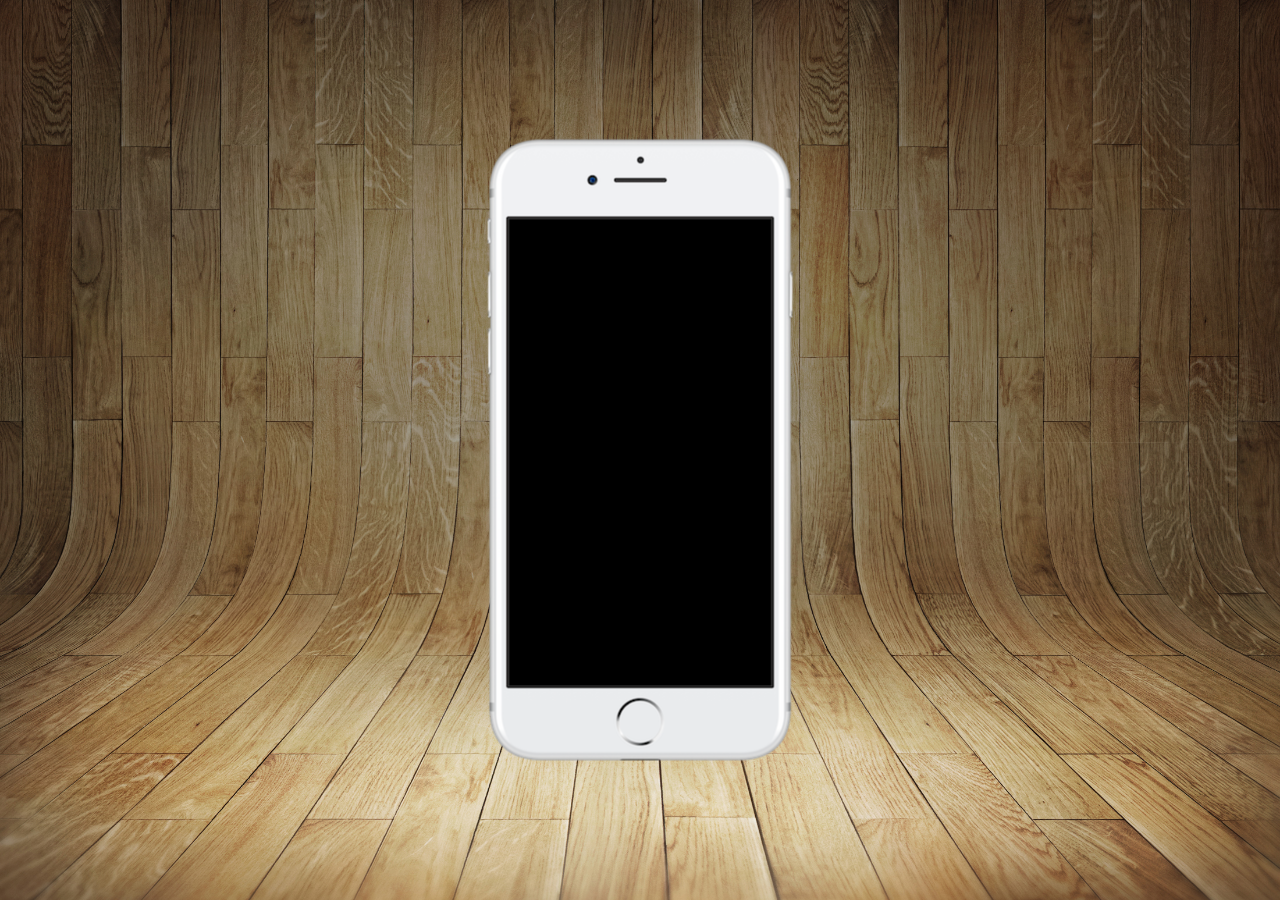
<file: index/index.html>
<!DOCTYPE html>
<html lang="pt-br">
<head>
    <meta charset="UTF-8">
    <meta http-equiv="X-UA-Compatible" content="IE=edge">
    <meta name="viewport" content="width=device-width, initial-scale=1.0">
    <link rel="shortcut icon" href="../imagens/favicon.ico" type="image/x-icon">
    <link rel="stylesheet" href="../style/style.css">
    <title>Redes Sociais</title>
</head>
<body>
    <main>
        <section id="telefone">

        </section>
        
        <section id="redes-sociais">

        </section>
    </main>
</body>
</html>
</file>
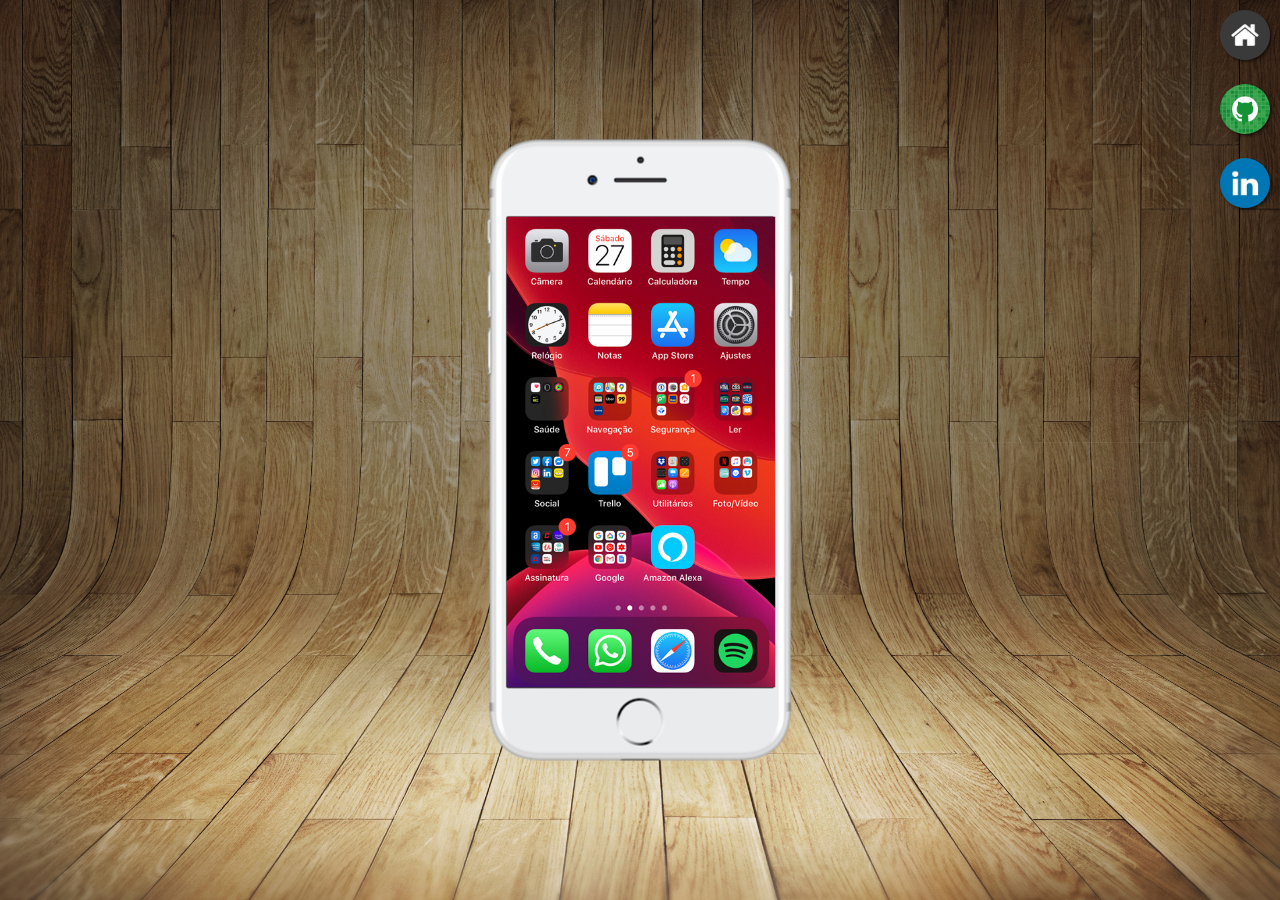
<file: paginas/index.html>
<!DOCTYPE html>
<html lang="pt-br">
<head>
    <meta charset="UTF-8">
    <meta http-equiv="X-UA-Compatible" content="IE=edge">
    <meta name="viewport" content="width=device-width, initial-scale=1.0">
    <link rel="shortcut icon" href="../imagens/favicon.ico" type="image/x-icon">
    <link rel="stylesheet" href="../style/style.css">
    <title>Redes Sociais</title>
</head>
<body>
    <main>
        <section id="telefone">
            <iframe src="home.html" frameborder="0" name="principal" id="principal"></iframe>
        </section>
        
        <section id="redes-sociais">
            <a href="home.html" target="principal"><img src="../imagens/logo-home.jpg" alt="home"></a><br>
            <a href="github.html" target="principal"><img src="../imagens/logo-github.jpg" alt="GitHub"></a><br>
            <a href="linkedin.html" target="principal"><img src="../imagens/logo-linkedin.jpg" alt="Linkedin"></a>
        </section>
    </main>
</body>
</html>
</file>
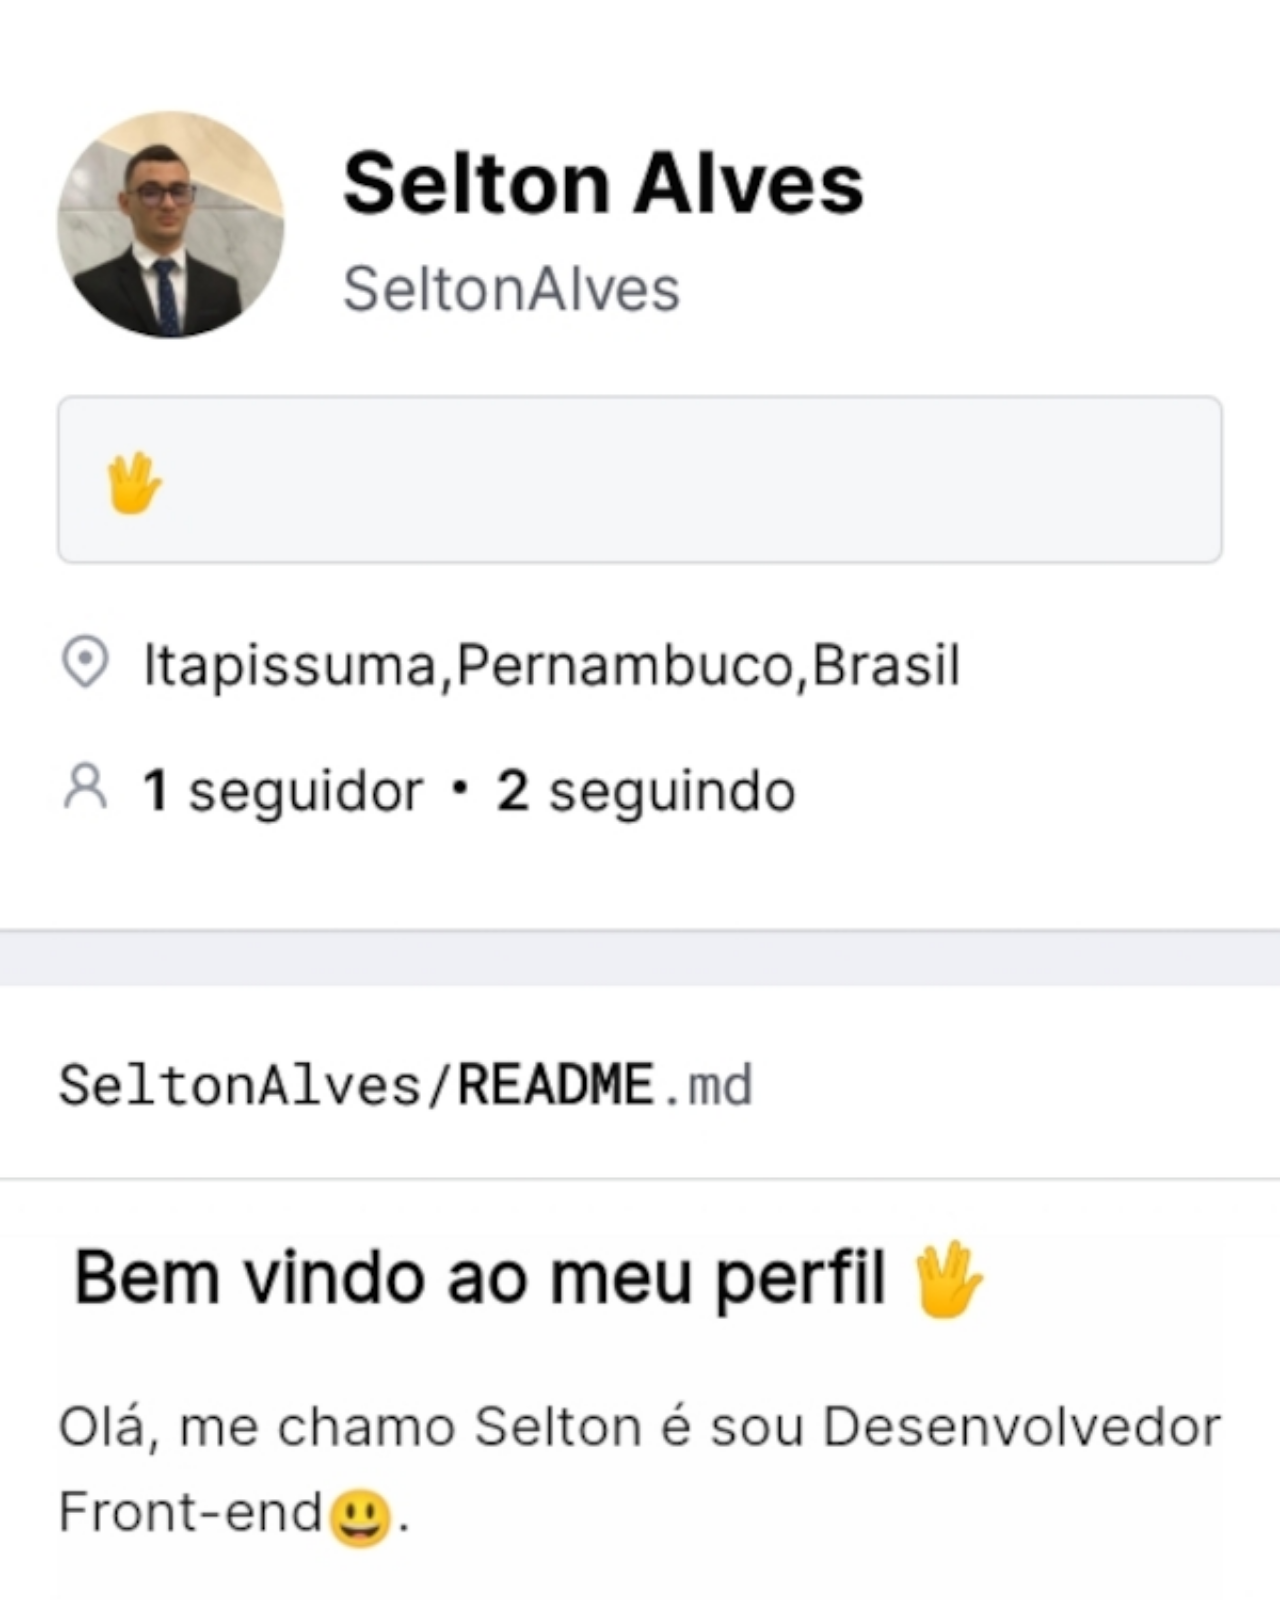
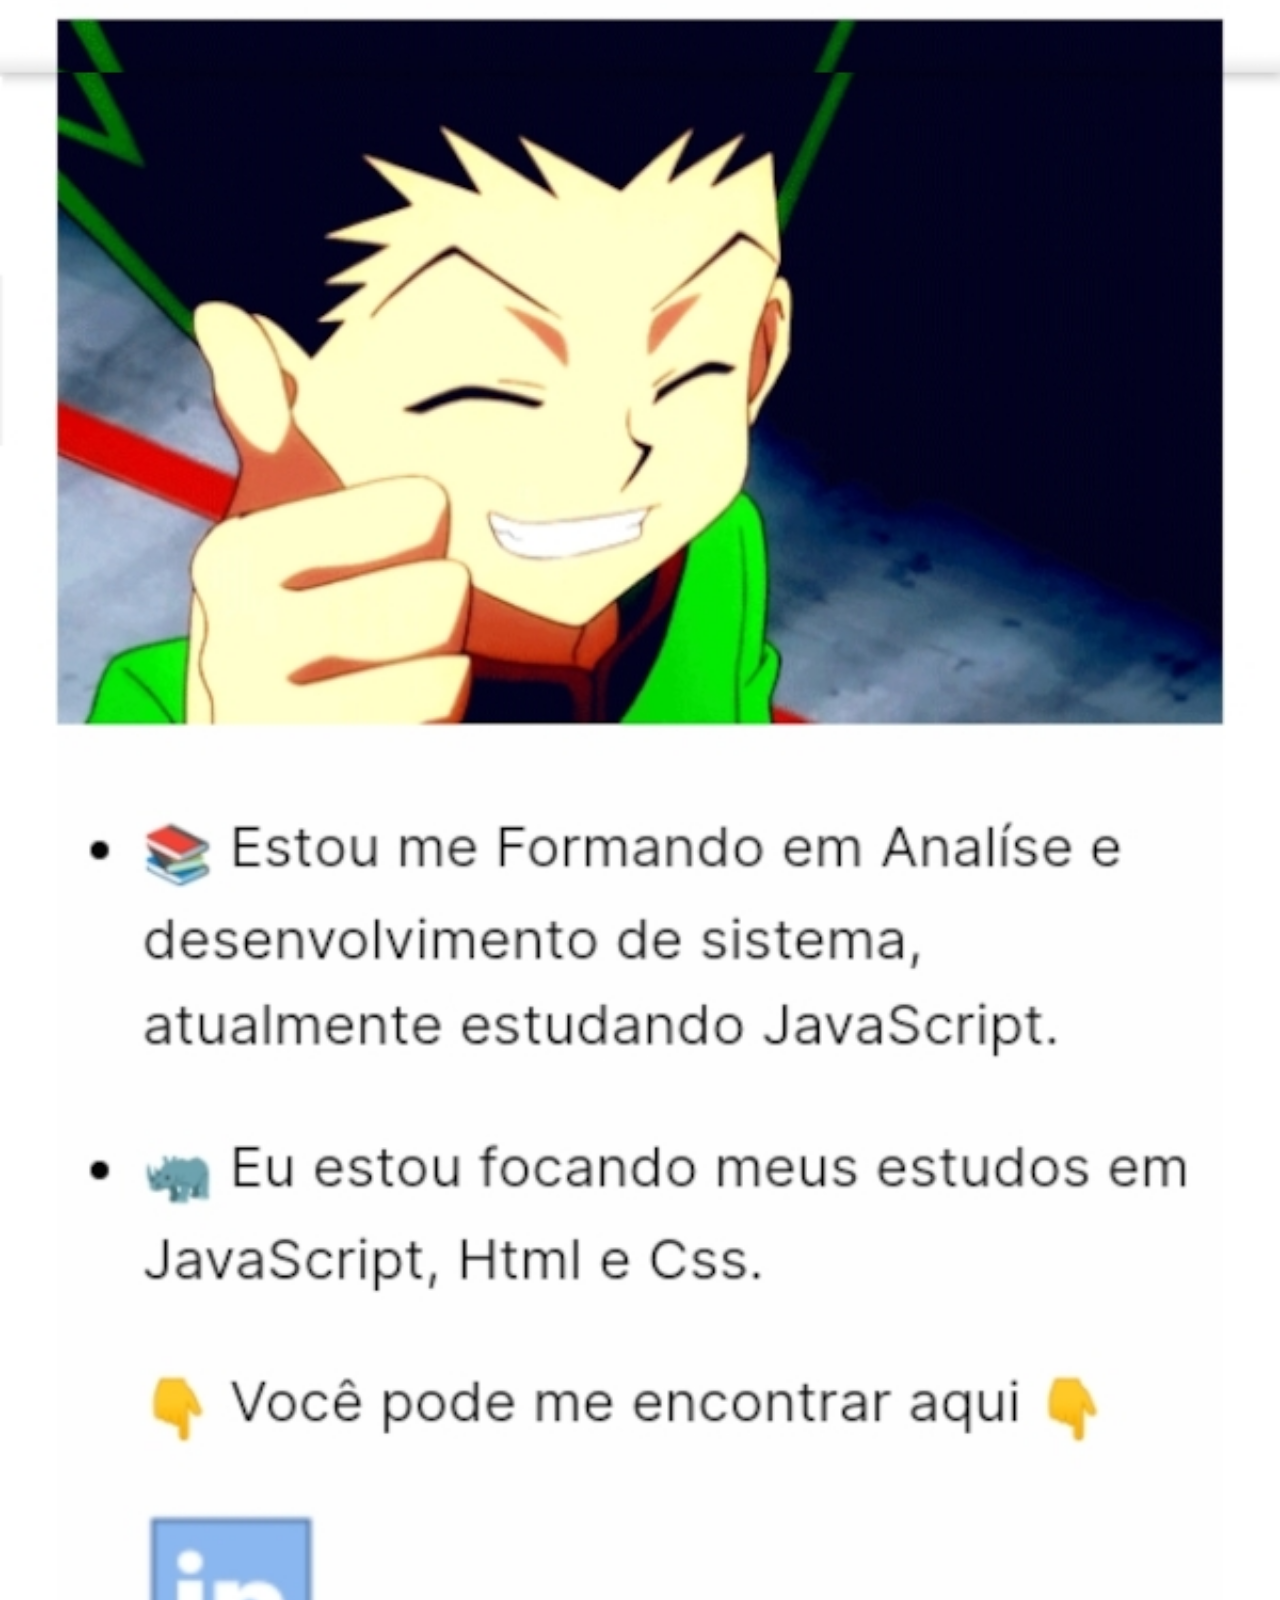
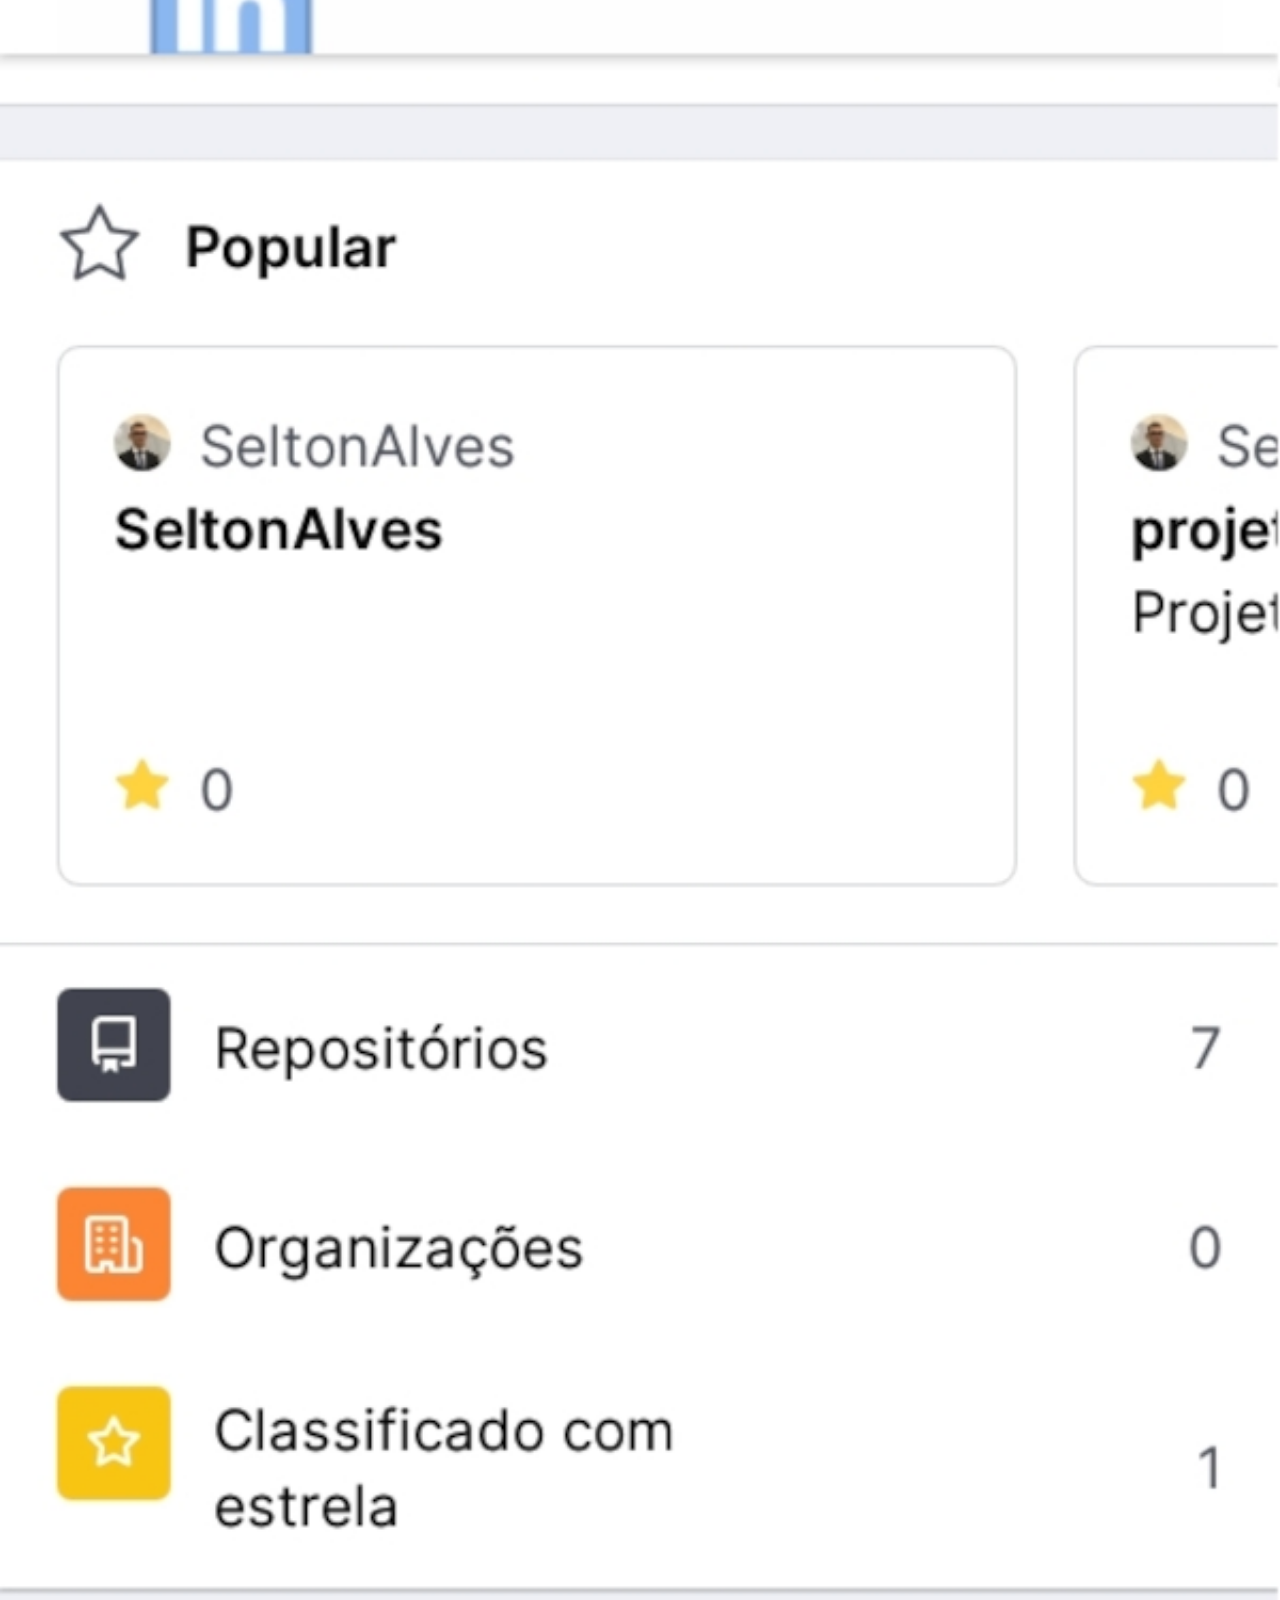
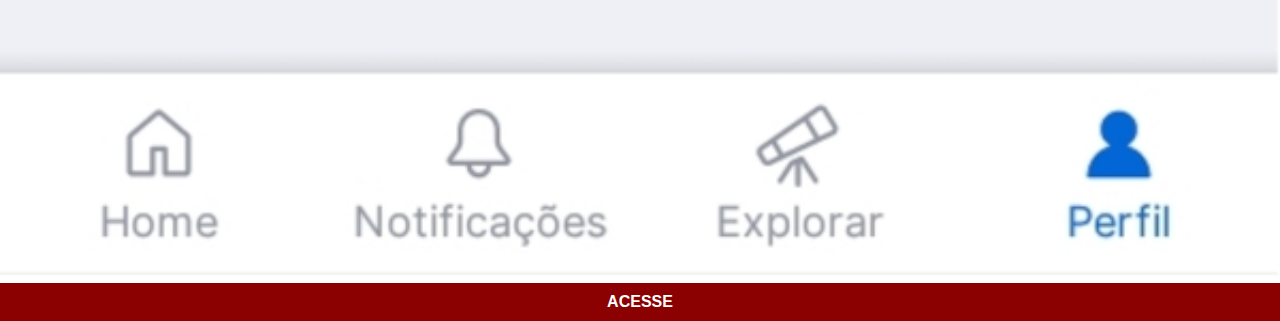
<file: paginas/github.html>
<!DOCTYPE html>
<html lang="pt-br">
<head>
    <meta charset="UTF-8">
    <meta http-equiv="X-UA-Compatible" content="IE=edge">
    <meta name="viewport" content="width=device-width, initial-scale=1.0">
    <link rel="stylesheet" href="/style/social.css">
    <title>GitHub</title>
</head>
<body>
    <img src="../imagens/github.jpg" alt="GitHub">
    <a href="https://github.com/SeltonAlves" target="_blank">ACESSE</a>
</body>
</html>
</file>
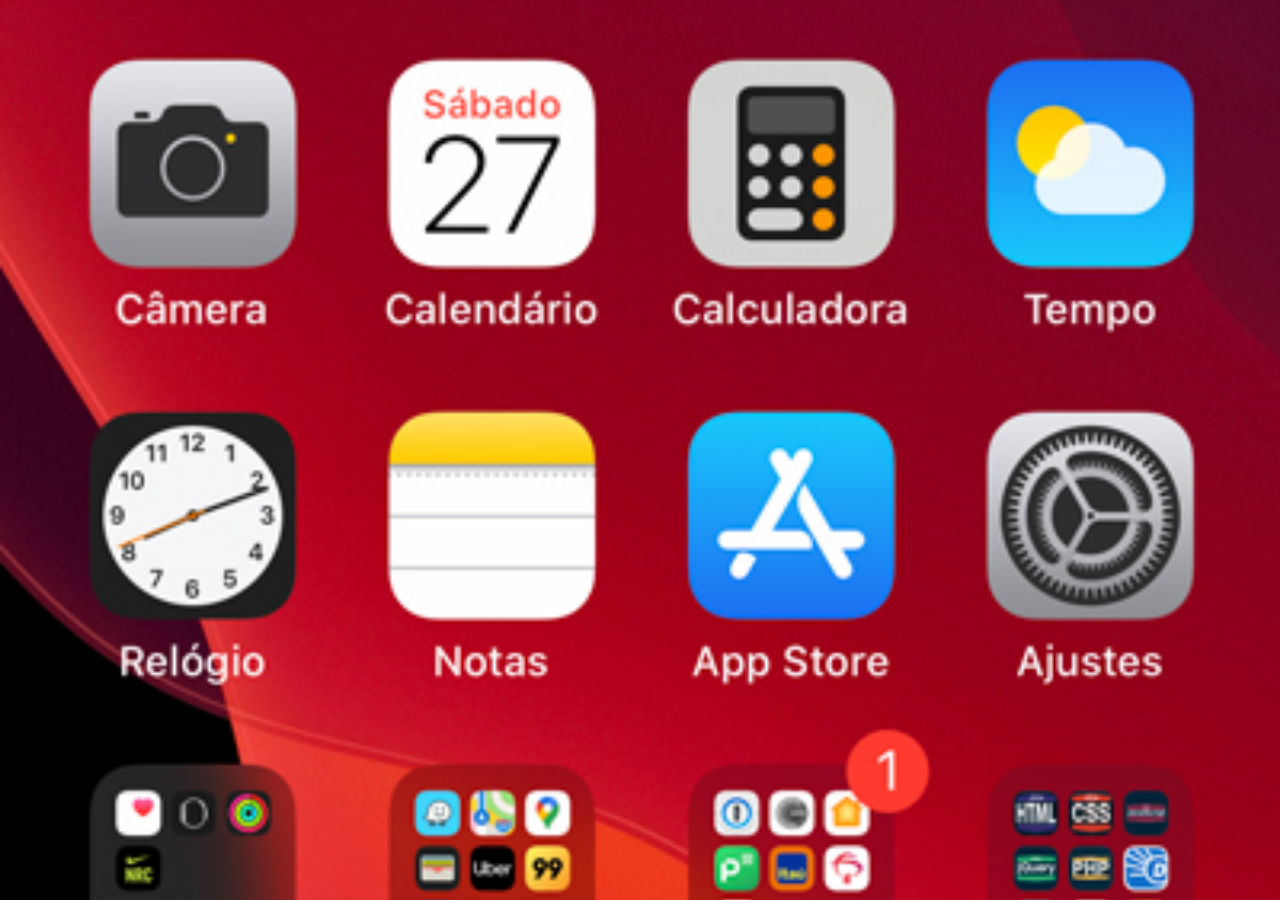
<file: paginas/home.html>
<!DOCTYPE html>
<html lang="pt">
<head>
    <meta charset="UTF-8">
    <meta http-equiv="X-UA-Compatible" content="IE=edge">
    <meta name="viewport" content="width=device-width, initial-scale=1.0">
    <title>Home</title>
    <style>
        *{
            margin: 0px;
            padding: 0px;
        }
        body{
            height: 100vh;
            width: 100vw;
            background: url("../imagens/tela-home.jpg") no-repeat top center ;
            background-size: cover;
            
        }
    </style>
</head>
<body>
    
</body>
</html>
</file>
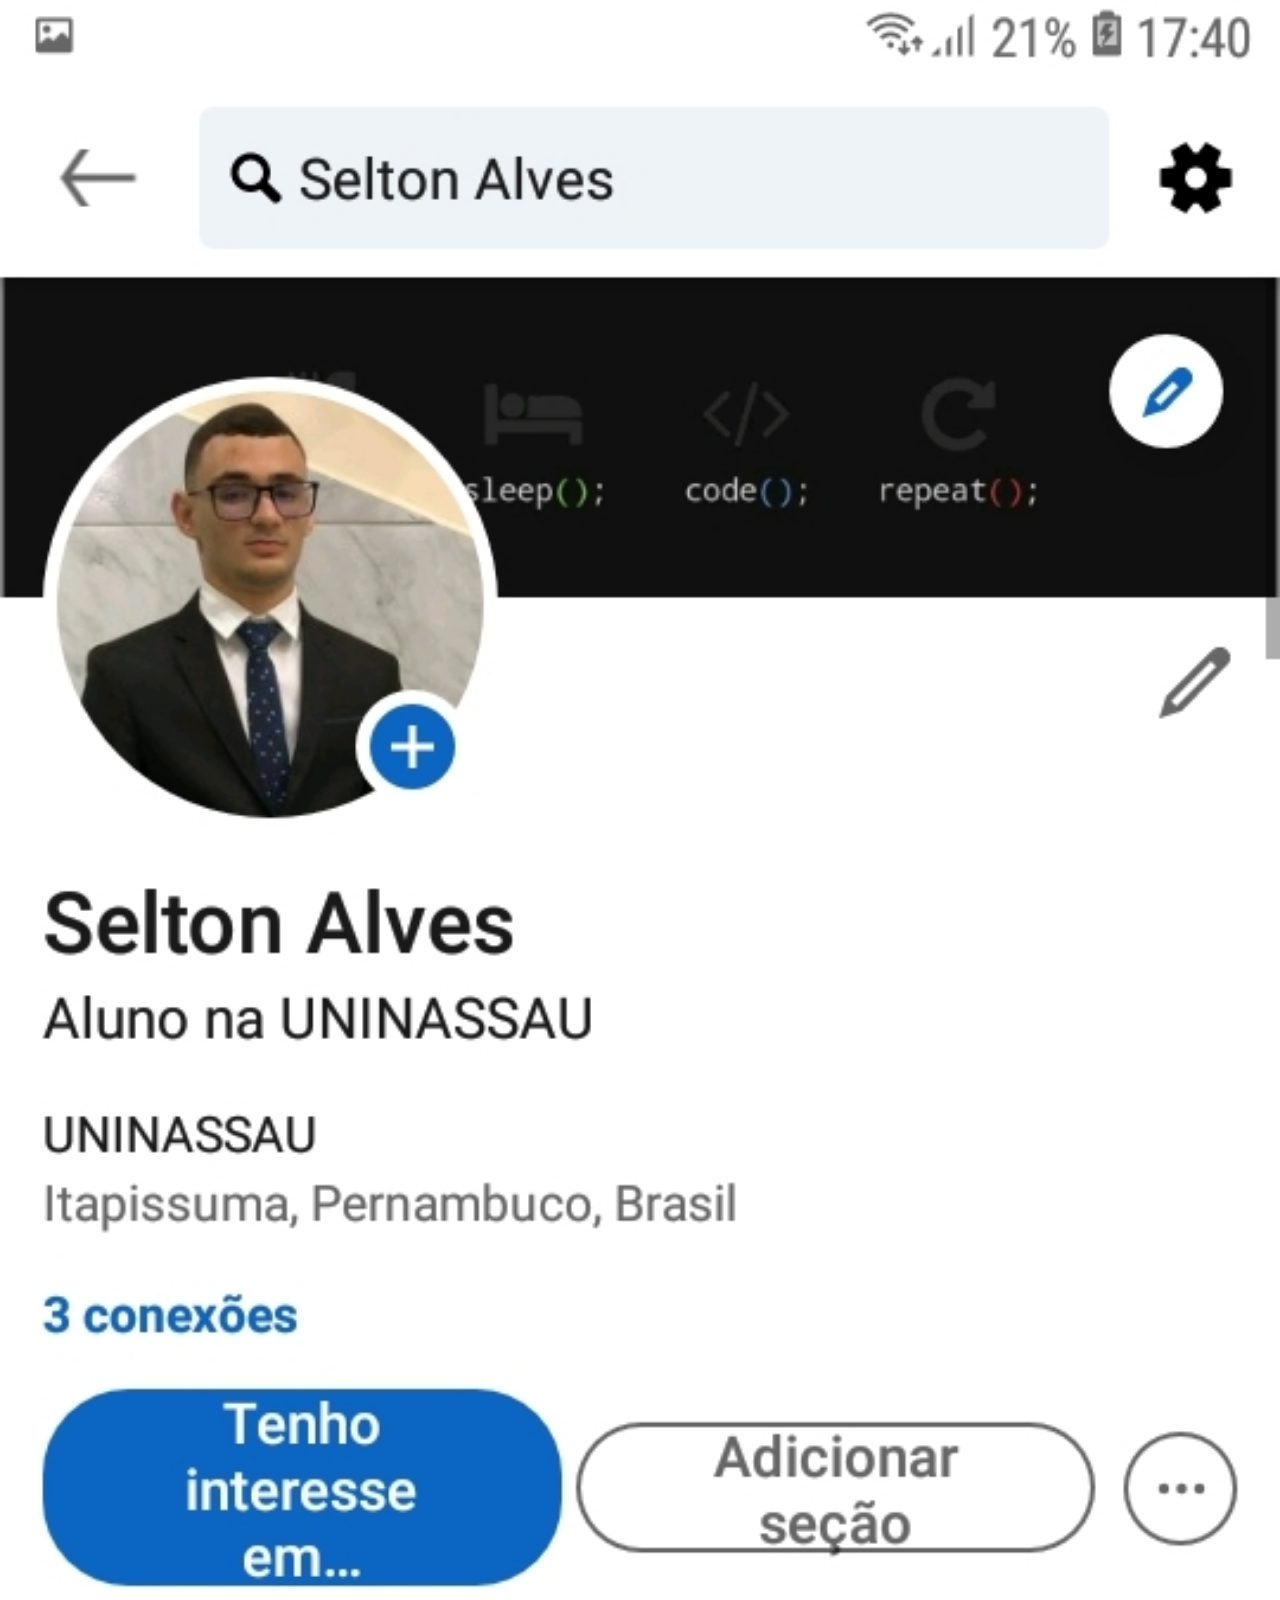
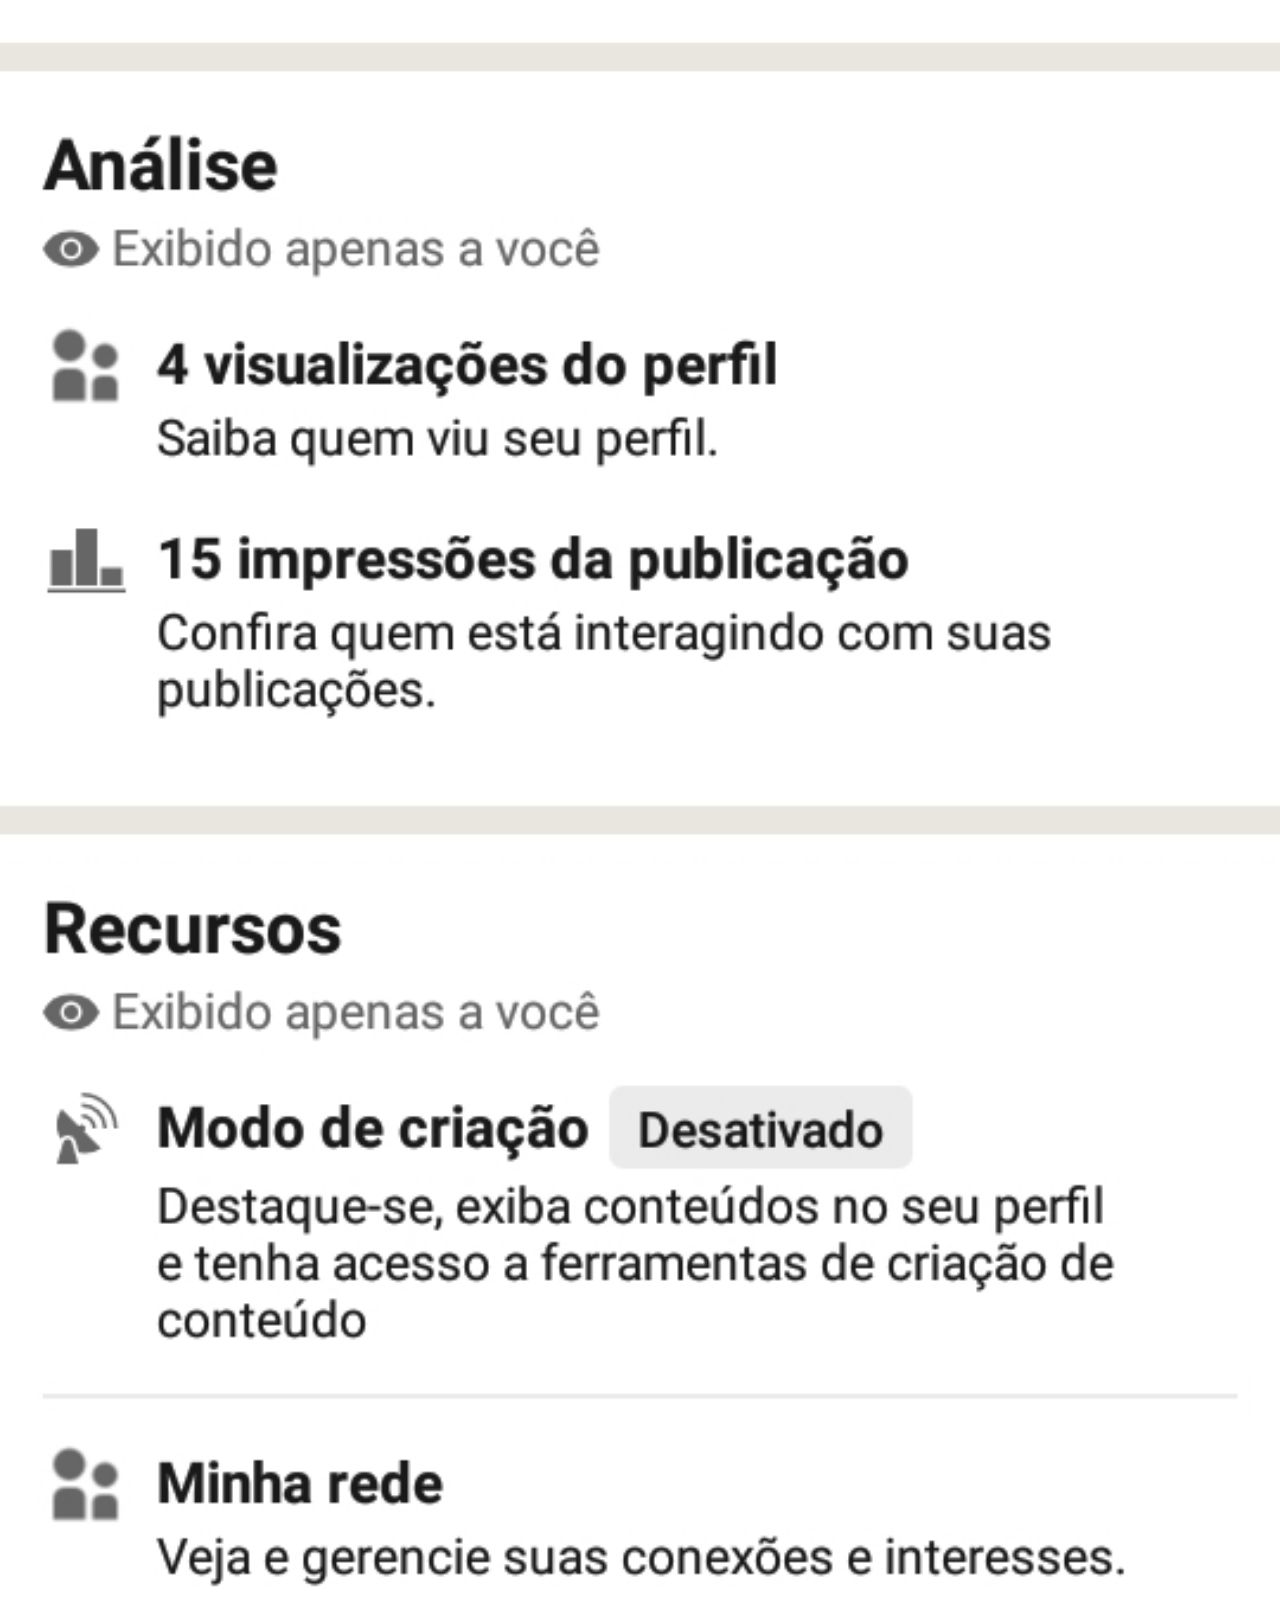
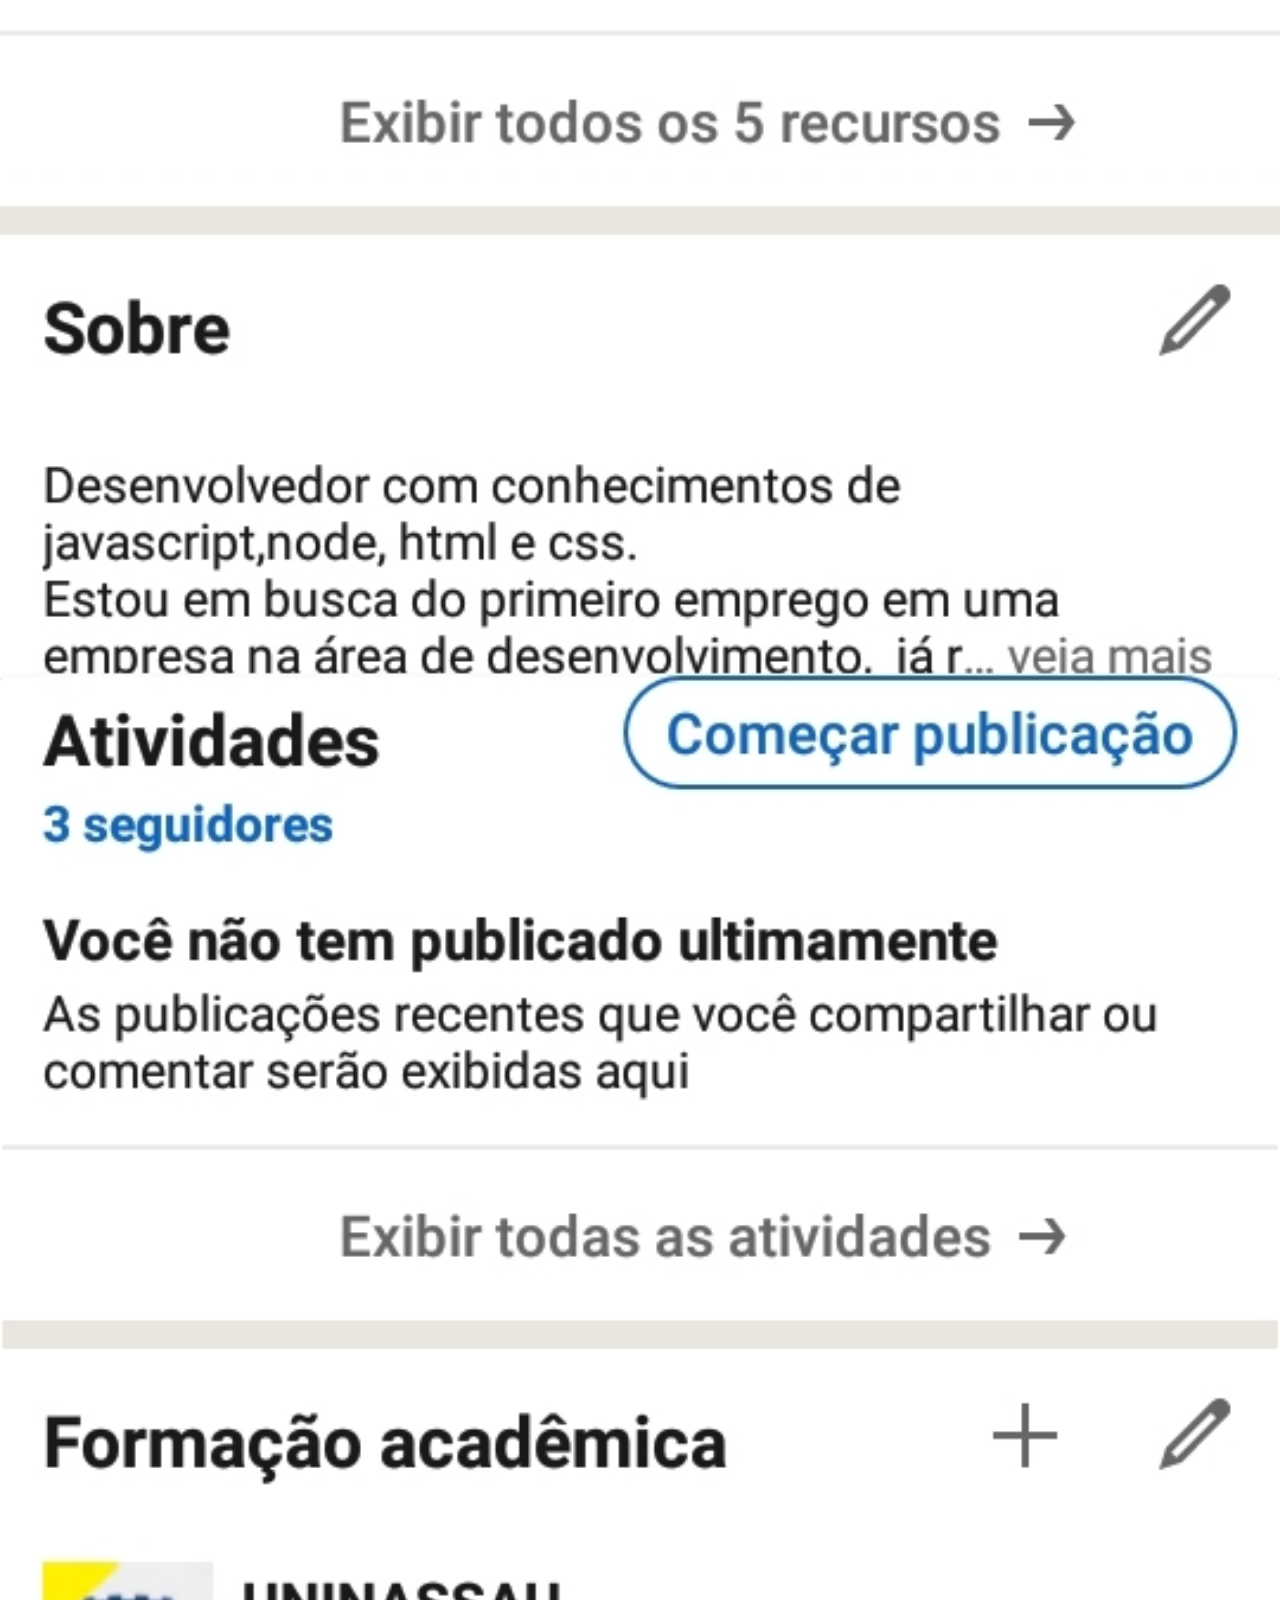
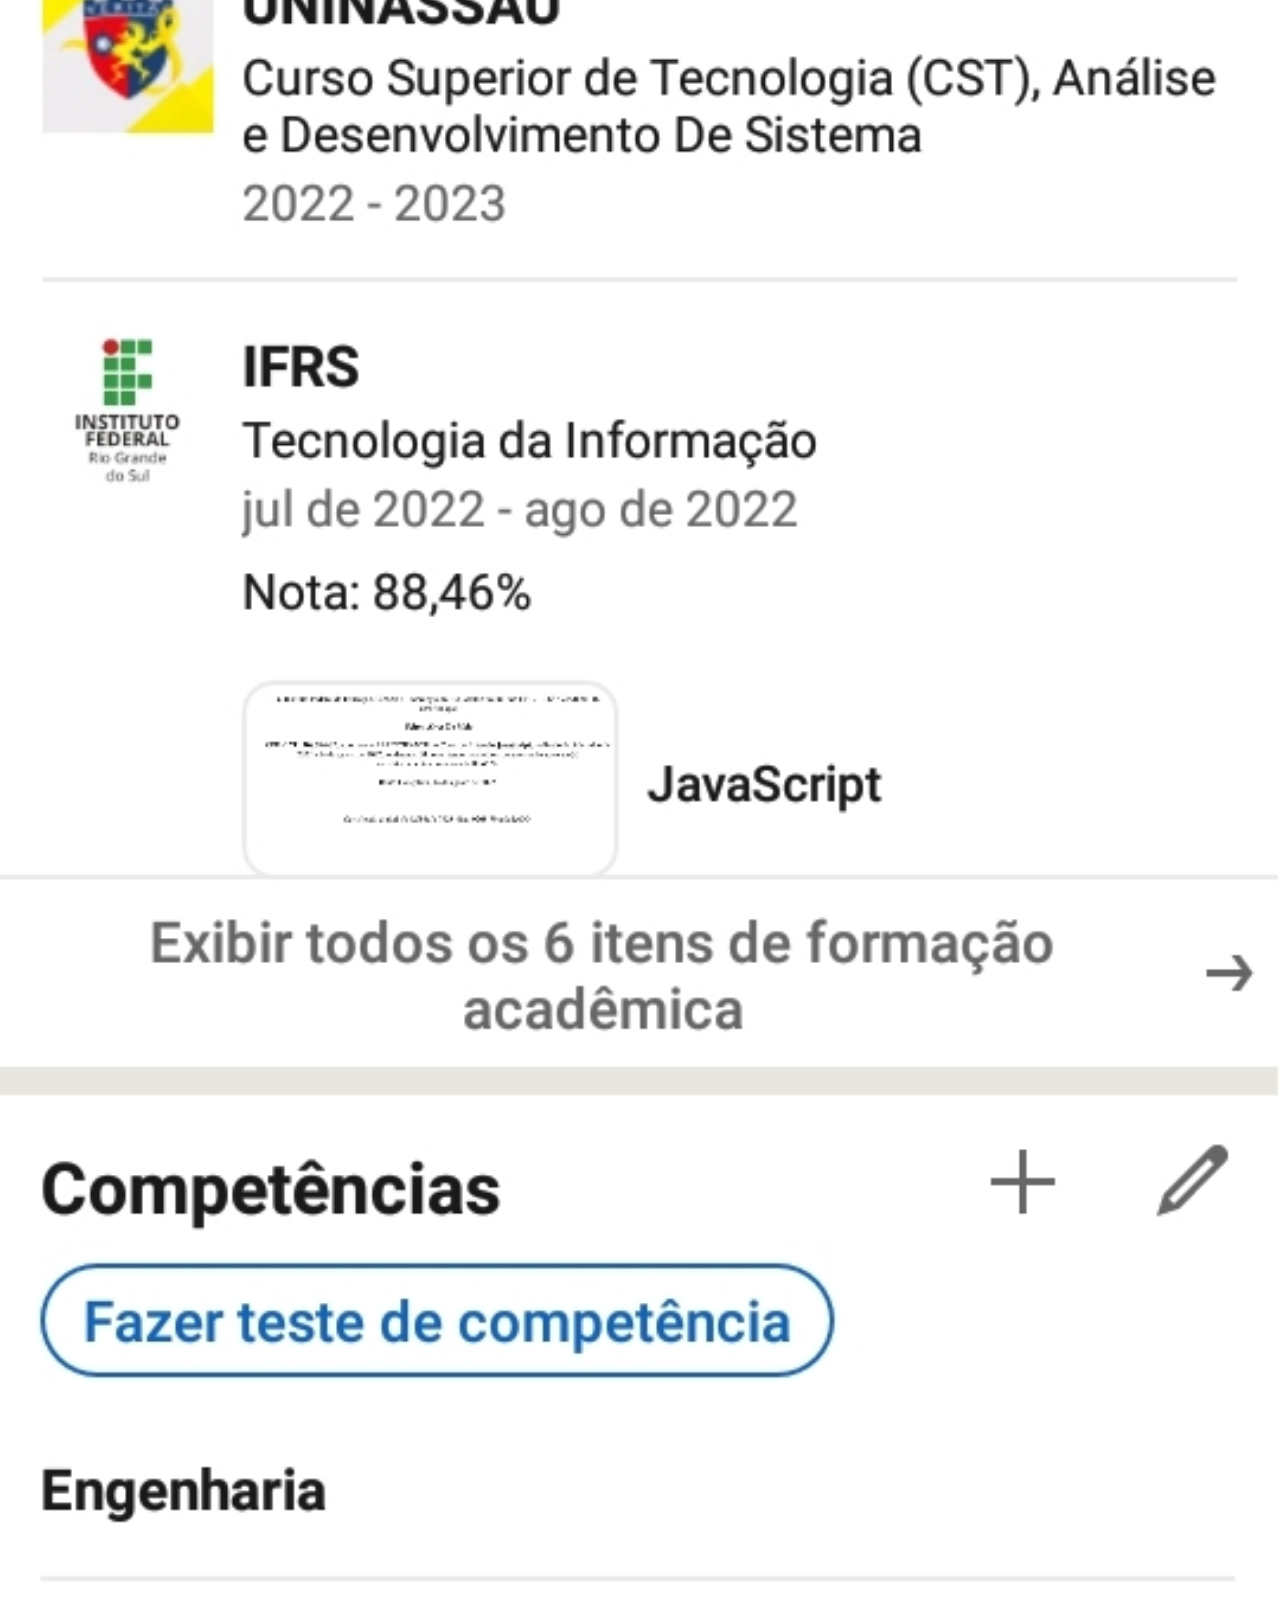
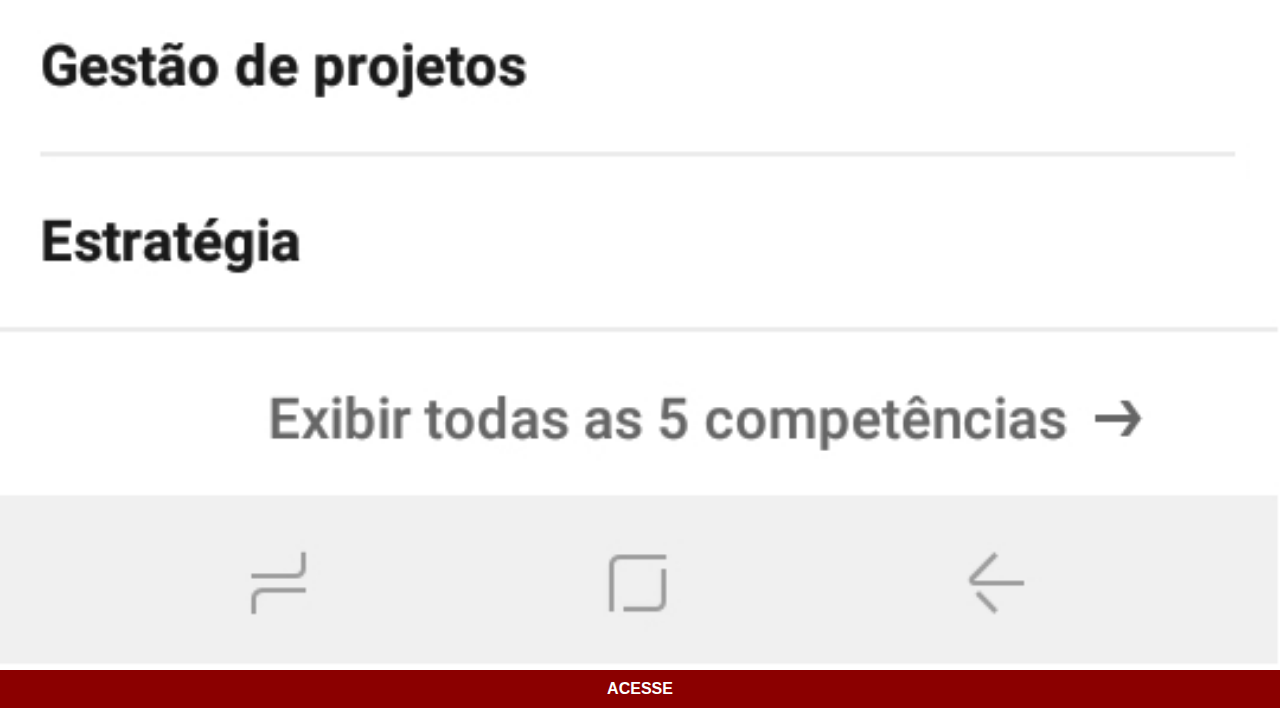
<file: paginas/linkedin.html>
<!DOCTYPE html>
<html lang="pt-br">
<head>
    <meta charset="UTF-8">
    <meta http-equiv="X-UA-Compatible" content="IE=edge">
    <meta name="viewport" content="width=device-width, initial-scale=1.0">
    <link rel="stylesheet" href="/style/social.css">
    <title>GitHub</title>
</head>
<body>
    <img src="../imagens/linkedin.jpg" alt="GitHub">
    <a href="https://github.com/SeltonAlves" target="_blank">ACESSE</a>
</body>
</html>
</file>
<file: style/style.css>
@charset "UTF-8";

* {
    margin: 0px;
    padding: 0px;
}

html, body {
    height: 100vh;
    width: 100vw;
}

body {
    background: url("../imagens/fundo-madeira.jpg");
    background-repeat: no-repeat;
    background-size: cover;
    background-position: top center;
}

main {
    position: relative;
    height: 100vh;
}

#telefone {
    position: absolute;
    top: 50%;
    left: 50%;
    height: 627px;
    width: 311px;
    transform: translate(-50%, -50%);
    background: url("../imagens/frame-iphone.png") no-repeat center;
}

#principal {
    position: relative;
    height: 471px;
    width: 269px;
    top: 80px;
    left: 22px;
}

#redes-sociais {
    text-align: right;

}

#redes-sociais img {
    margin: 10px;
    width: 50px;
    border-radius: 50%;
    box-shadow: 2px 2px 3px rgba(0, 0, 0, 0.532);
    box-sizing: border-box;
}

#redes-sociais img:hover {
    border: 2px solid white;
    transform: translate(-2px, -2px);
    box-shadow: rgb(0 0 0 / 51%) 5px 3px 2px;
    transition: transform .4s , border .6s;
}
</file>
<file: style/social.css>
@charset "UTF-8";

*{
    margin: 0px;
    padding: 0px;
    font-family: Arial, Helvetica, sans-serif;
}
::-webkit-scrollbar{
    height: 0px;
    width: 0px;
    
}

img{
    width: 100vw;
}

a{
    display: block;
    background-color: darkred;
    color: white;
    padding: 10px;
    text-align: center;
    font-weight: bolder;
    text-decoration: none;
}
</file>
